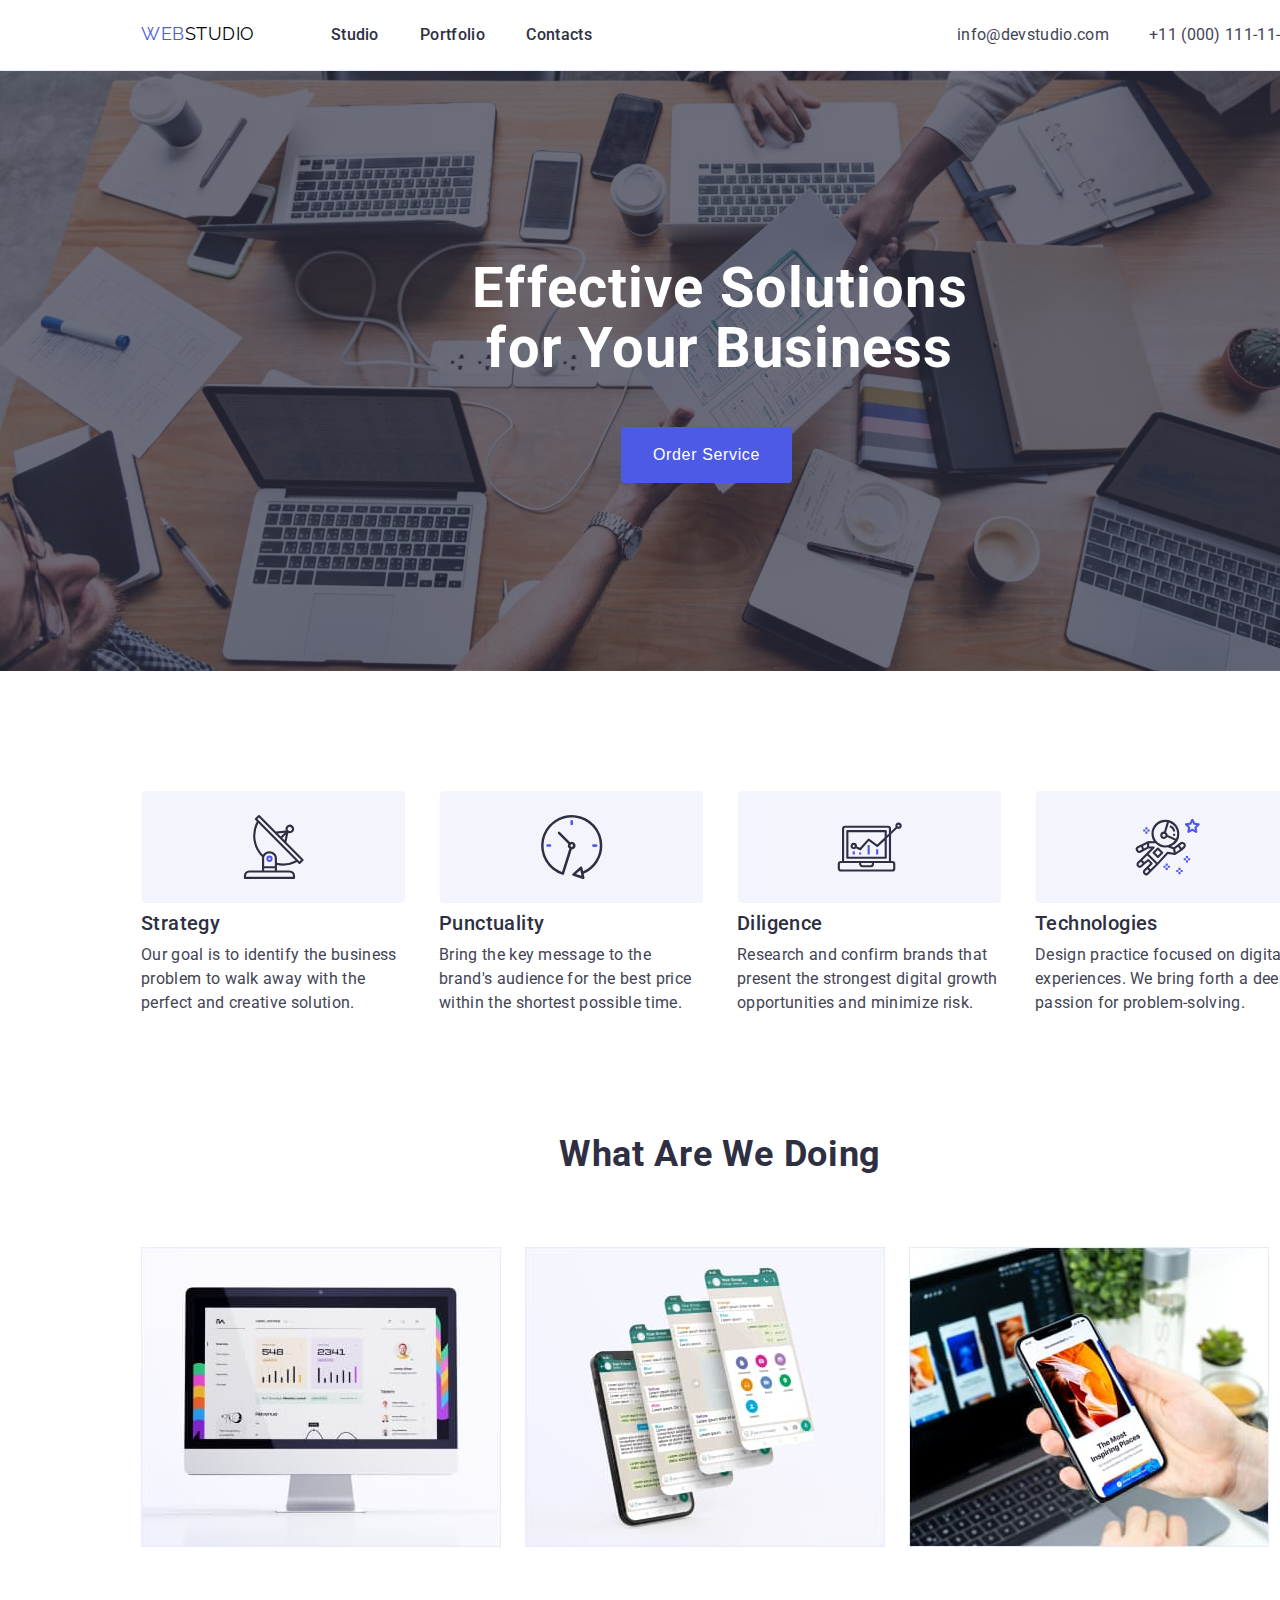
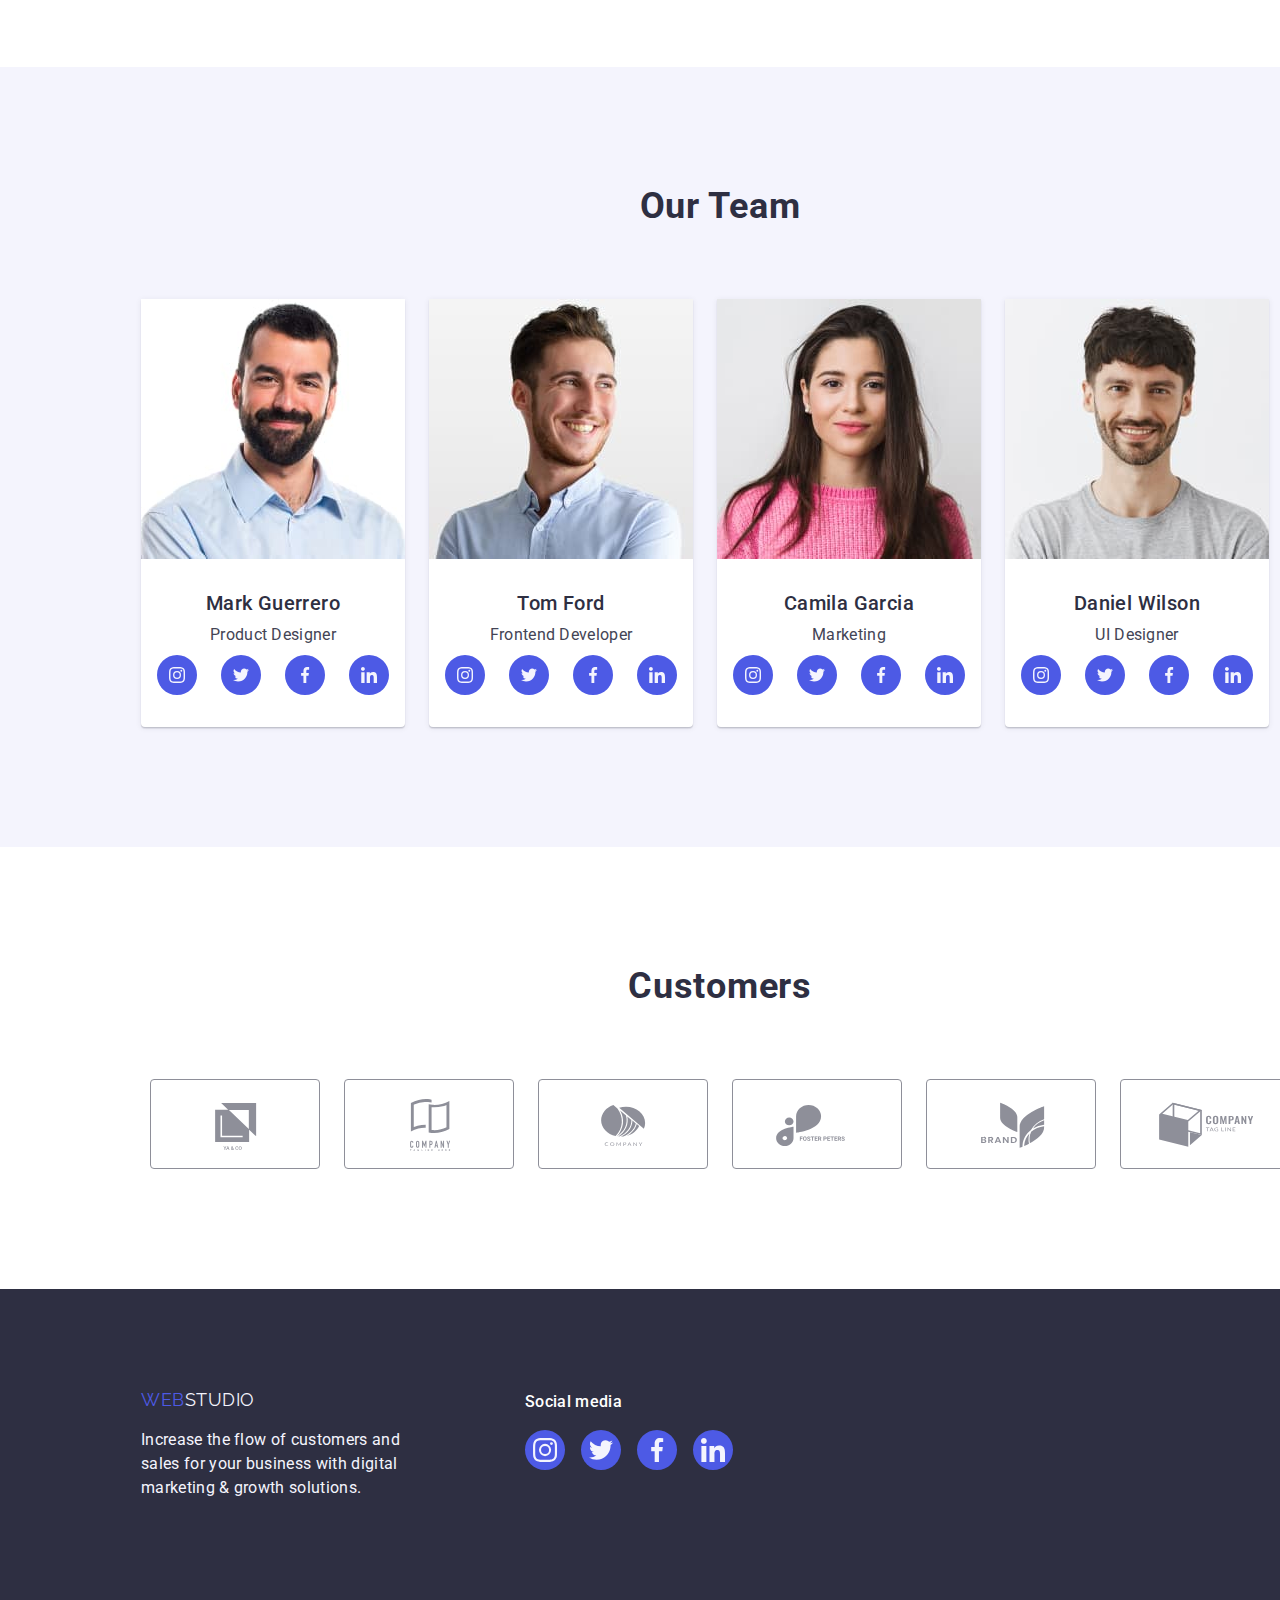
<file: index.html>
<!DOCTYPE html>
<html lang="en">
  <head>
    <meta charset="UTF-8" />
    <meta http-equiv="X-UA-Compatible" content="IE=edge" />
    <meta name="viewport" content="width=device-width, initial-scale=1.0" />
    <title>Studio</title>
    <link
      rel="stylesheet"
      href="https://cdnjs.cloudflare.com/ajax/libs/modern-normalize/2.0.0/modern-normalize.min.css"
      integrity="sha512-4xo8blKMVCiXpTaLzQSLSw3KFOVPWhm/TRtuPVc4WG6kUgjH6J03IBuG7JZPkcWMxJ5huwaBpOpnwYElP/m6wg=="
      crossorigin="anonymous"
      referrerpolicy="no-referrer"
    />
    <link rel="preconnect" href="https://fonts.googleapis.com" />
    <link rel="preconnect" href="https://fonts.gstatic.com" crossorigin />
    <link
      href="https://fonts.googleapis.com/css2?family=Raleway:wght@800&family=Roboto:wght@400;500;700;900&display=swap"
      rel="stylesheet"
    />
    <link href="css/styles.css" rel="stylesheet" />
  </head>
  <body>
    <header>
      <div class="container">
        <div class="entire-header">
          <div class="header-left">
            <a href="#0" class="logo"
              ><span class="logo-blue">Web</span>Studio</a
            >
            <nav class="main-navigation">
              <a href="index.html">Studio</a>
              <a href="portfolio.html">Portfolio</a>
              <a href="#0">Contacts</a>
            </nav>
          </div>
          <div class="header-right">
            <a href="mailto:info@devstudio.com" class="contact-information"
              >info@devstudio.com</a
            >
            <a href="tel:+110001111111" class="contact-information"
              >+11 (000) 111-11-11</a
            >
          </div>
        </div>
      </div>
    </header>
    <main>
      <div class="container-slogan">
        <div class="container">
          <h1 class="slogan">Effective Solutions for Your Business</h1>
          <button type="button" class="order-button">Order Service</button>
        </div>
      </div>
      <section>
        <div class="container features section">
          <div class="feature">
            <svg width="264" height="112">
              <use href="./images/icons.svg#icon-icon-1"></use>
            </svg>
            <strong class="feature-title"> Strategy </strong>
            <p class="feature-description">
              Our goal is to identify the business problem to walk away with the
              perfect and creative solution.
            </p>
          </div>
          <div class="feature">
            <svg width="264" height="112">
              <use href="./images/icons.svg#icon-icon-2"></use>
            </svg>
            <strong class="feature-title"> Punctuality </strong>
            <p class="feature-description">
              Bring the key message to the brand's audience for the best price
              within the shortest possible time.
            </p>
          </div>
          <div class="feature">
            <svg width="264" height="112">
              <use href="./images/icons.svg#icon-icon-3"></use>
            </svg>
            <strong class="feature-title"> Diligence </strong>
            <p class="feature-description">
              Research and confirm brands that present the strongest digital
              growth opportunities and minimize risk.
            </p>
          </div>
          <div class="feature">
            <svg width="264" height="112">
              <use href="./images/icons.svg#icon-icon-4"></use>
            </svg>
            <strong class="feature-title"> Technologies </strong>
            <p class="feature-description">
              Design practice focused on digital experiences. We bring forth a
              deep passion for problem-solving.
            </p>
          </div>
        </div>
      </section>
      <div class="activities container">
        <h2 class="section-title">What are we doing</h2>
        <img
          src="images/img-1.jpg"
          alt="computer with data graphs"
          width="360"
          height="300"
        />
        <img
          src="images/img-2.jpg"
          alt="whatsapp mobile layout"
          width="360"
          height="300"
        />
        <img
          src="images/img-3.jpg"
          alt="person designing mobile website"
          width="360"
          height="300"
        />
      </div>
      <section class="team-members">
        <div class="container">
          <h2 class="section-title">Our Team</h2>
          <div class="team-member">
            <img
              src="images/img-4.jpg"
              alt="Mark Guerrero, Product Designer"
              width="264"
              height="260"
            />
            <p class="team-member-name">Mark Guerrero</p>
            <p class="position-name">Product Designer</p>
            <ul class="team-member-socials">
              <li>
                <a href="#0">
                  <svg width="40" height="40">
                    <use href="./images/icons.svg#icon-icon-instagram"></use>
                  </svg>
                </a>
              </li>
              <li>
                <a href="#0">
                  <svg width="40" height="40">
                    <use href="./images/icons.svg#icon-icon-twitter"></use>
                  </svg>
                </a>
              </li>
              <li>
                <a href="#0">
                  <svg width="40" height="40">
                    <use href="./images/icons.svg#icon-icon-facebook"></use>
                  </svg>
                </a>
              </li>
              <li>
                <a href="#0">
                  <svg width="40" height="40">
                    <use href="./images/icons.svg#icon-icon-linkedin"></use>
                  </svg>
                </a>
              </li>
            </ul>
          </div>
          <div class="team-member">
            <img
              src="images/img-5.jpg"
              alt="Tom Ford, Frontend Developer"
              width="264"
              height="260"
            />
            <p class="team-member-name">Tom Ford</p>
            <p class="position-name">Frontend Developer</p>
            <ul class="team-member-socials">
              <li>
                <a href="#0">
                  <svg width="40" height="40">
                    <use href="./images/icons.svg#icon-icon-instagram"></use>
                  </svg>
                </a>
              </li>
              <li>
                <a href="#0">
                  <svg width="40" height="40">
                    <use href="./images/icons.svg#icon-icon-twitter"></use>
                  </svg>
                </a>
              </li>
              <li>
                <a href="#0">
                  <svg width="40" height="40">
                    <use href="./images/icons.svg#icon-icon-facebook"></use>
                  </svg>
                </a>
              </li>
              <li>
                <a href="#0">
                  <svg width="40" height="40">
                    <use href="./images/icons.svg#icon-icon-linkedin"></use>
                  </svg>
                </a>
              </li>
            </ul>
          </div>
          <div class="team-member">
            <img
              src="images/img-6.jpg"
              alt="Camila Garcia, Marketing"
              width="264"
              height="260"
            />
            <p class="team-member-name">Camila Garcia</p>
            <p class="position-name">Marketing</p>
            <ul class="team-member-socials">
              <li>
                <a href="#0">
                  <svg width="40" height="40">
                    <use href="./images/icons.svg#icon-icon-instagram"></use>
                  </svg>
                </a>
              </li>
              <li>
                <a href="#0">
                  <svg width="40" height="40">
                    <use href="./images/icons.svg#icon-icon-twitter"></use>
                  </svg>
                </a>
              </li>
              <li>
                <a href="#0">
                  <svg width="40" height="40">
                    <use href="./images/icons.svg#icon-icon-facebook"></use>
                  </svg>
                </a>
              </li>
              <li>
                <a href="#0">
                  <svg width="40" height="40">
                    <use href="./images/icons.svg#icon-icon-linkedin"></use>
                  </svg>
                </a>
              </li>
            </ul>
          </div>
          <div class="team-member">
            <img
              src="images/img-7.jpg"
              alt="Daniel Wilson, UI Designer"
              width="264"
              height="260"
            />
            <p class="team-member-name">Daniel Wilson</p>
            <p class="position-name">UI Designer</p>
            <ul class="team-member-socials">
              <li>
                <a href="#0">
                  <svg width="40" height="40">
                    <use href="./images/icons.svg#icon-icon-instagram"></use>
                  </svg>
                </a>
              </li>
              <li>
                <a href="#0">
                  <svg width="40" height="40">
                    <use href="./images/icons.svg#icon-icon-twitter"></use>
                  </svg>
                </a>
              </li>
              <li>
                <a href="#0">
                  <svg width="40" height="40">
                    <use href="./images/icons.svg#icon-icon-facebook"></use>
                  </svg>
                </a>
              </li>
              <li>
                <a href="#0">
                  <svg width="40" height="40">
                    <use href="./images/icons.svg#icon-icon-linkedin"></use>
                  </svg>
                </a>
              </li>
            </ul>
          </div>
        </div>
      </section>
      <section>
        <div class="section container">
          <h2 class="section-title">Customers</h2>
          <ul class="customers-logos">
            <li>
              <a href="#0">
                <svg width="168" height="88">
                  <use href="./images/icons.svg#icon-icon-client-1"></use>
                </svg>
              </a>
            </li>
            <li>
              <a href="#0">
                <svg width="168" height="88">
                  <use href="./images/icons.svg#icon-icon-client-2"></use>
                </svg>
              </a>
            </li>
            <li>
              <a href="#0">
                <svg width="168" height="88">
                  <use href="./images/icons.svg#icon-icon-client-3"></use>
                </svg>
              </a>
            </li>
            <li>
              <a href="#0">
                <svg width="168" height="88">
                  <use href="./images/icons.svg#icon-icon-client-4"></use>
                </svg>
              </a>
            </li>
            <li>
              <a href="#0">
                <svg width="168" height="88">
                  <use href="./images/icons.svg#icon-icon-client-5"></use>
                </svg>
              </a>
            </li>
            <li>
              <a href="#0">
                <svg width="168" height="88">
                  <use href="./images/icons.svg#icon-icon-client-6"></use>
                </svg>
              </a>
            </li>
          </ul>
        </div>
      </section>
    </main>

    <footer>
      <div class="container">
        <div class="entire-footer">
          <div class="footer-left">
            <a href="#0" class="logo-footer"
              ><span class="logo-blue">Web</span>Studio</a
            >
            <p class="footer-slogan">
              Increase the flow of customers and sales for your business with
              digital marketing & growth solutions.
            </p>
          </div>
          <div class="footer-right">
            <p class="footer-right-title">Social media</p>
            <ul class="footer-socials">
              <li>
                <a href="#0">
                  <svg width="40" height="40">
                    <use
                      href="./images/icons.svg#icon-icon-instagram-big"
                    ></use>
                  </svg>
                </a>
              </li>
              <li>
                <a href="#0">
                  <svg width="40" height="40">
                    <use href="./images/icons.svg#icon-icon-twitter-big"></use>
                  </svg>
                </a>
              </li>
              <li>
                <a href="#0">
                  <svg width="40" height="40">
                    <use href="./images/icons.svg#icon-icon-facebook-big"></use>
                  </svg>
                </a>
              </li>
              <li>
                <a href="#0">
                  <svg width="40" height="40">
                    <use href="./images/icons.svg#icon-icon-linkedin-big"></use>
                  </svg>
                </a>
              </li>
            </ul>
          </div>
        </div>
      </div>
    </footer>
  </body>
</html>
</file>
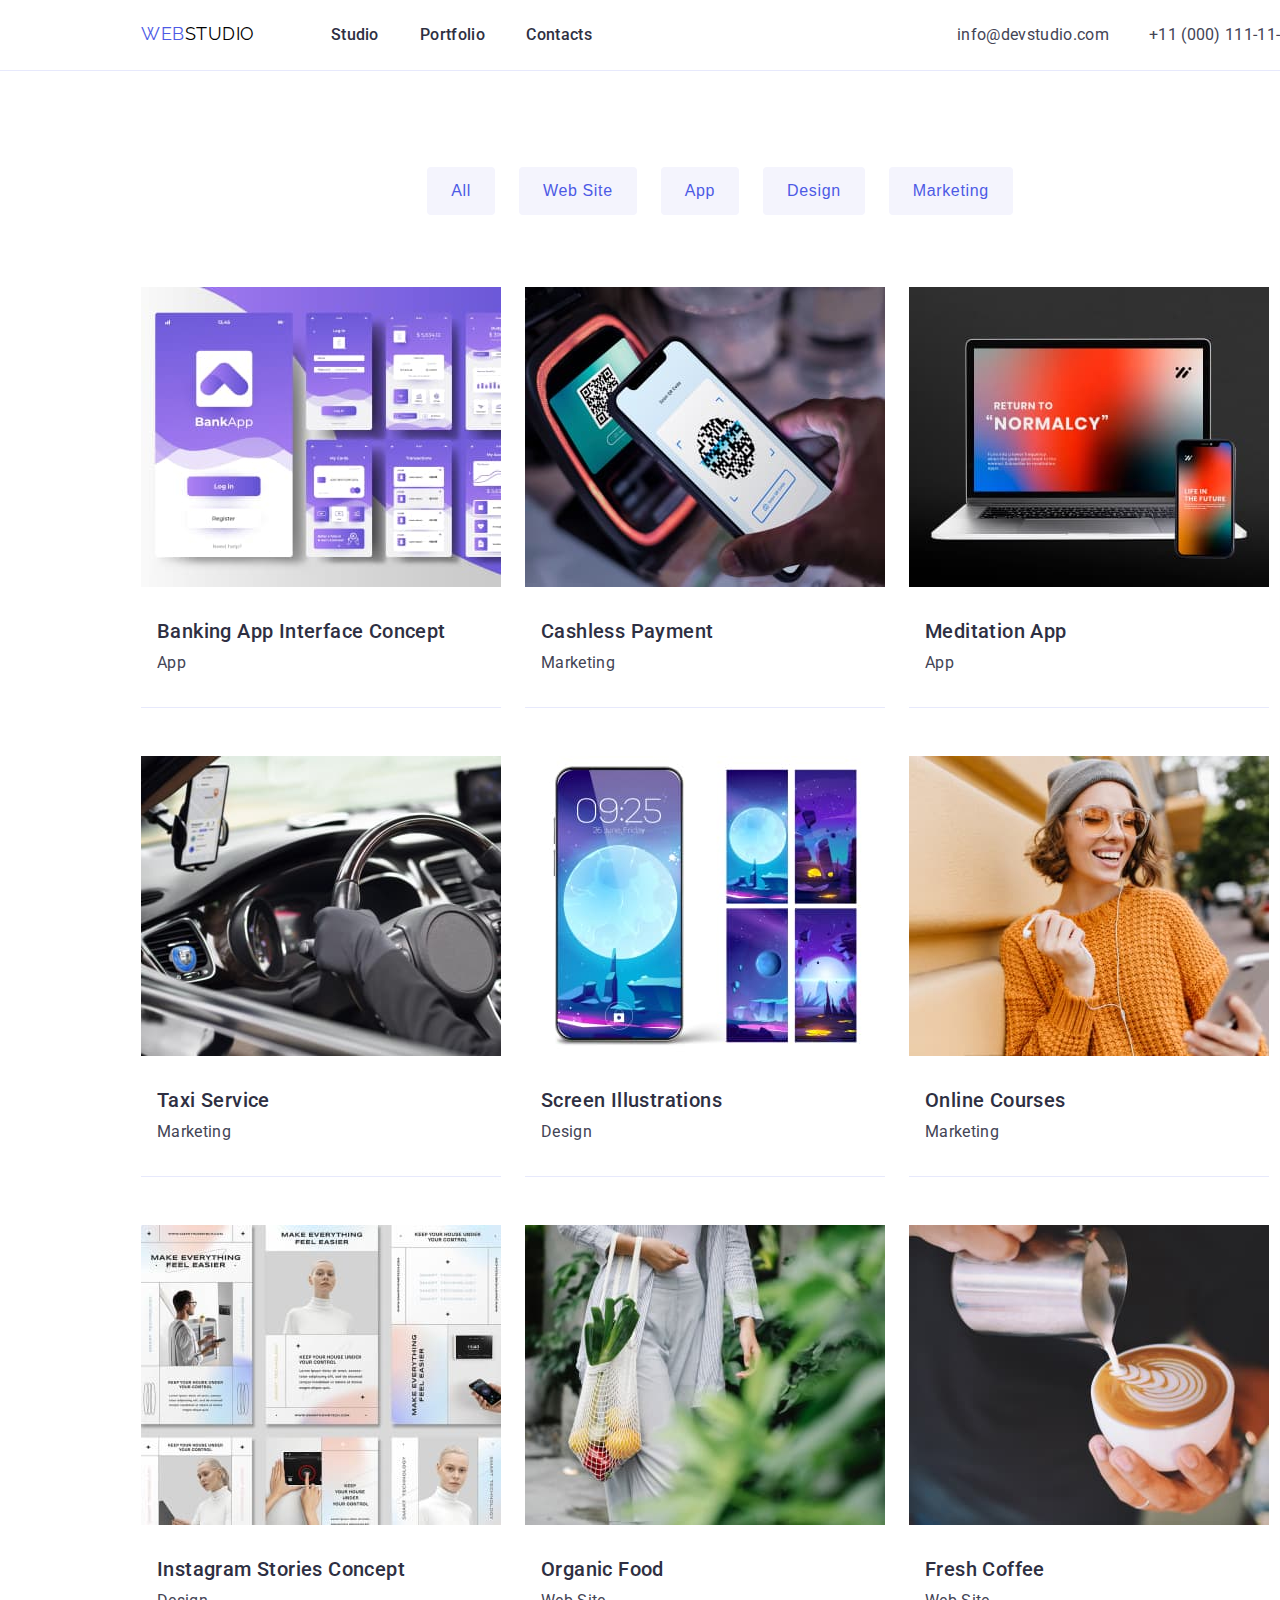
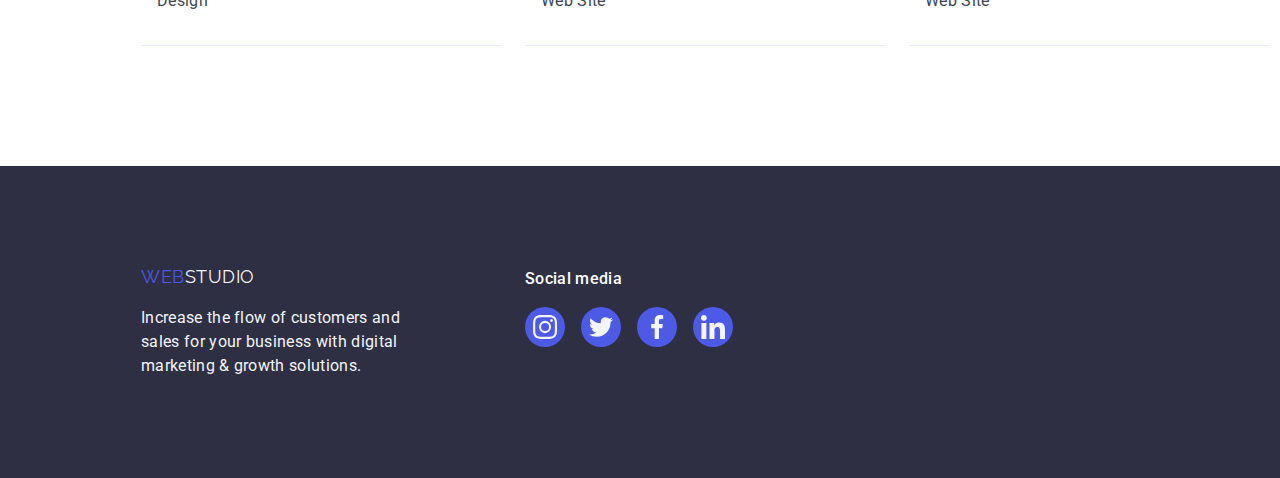
<file: portfolio.html>
<!DOCTYPE html>
<html lang="pl">
  <head>
    <meta charset="UTF-8" />
    <meta http-equiv="X-UA-Compatible" content="IE=edge" />
    <meta name="viewport" content="width=device-width, initial-scale=1.0" />
    <title>Portfolio</title>
    <link
      rel="stylesheet"
      href="https://cdnjs.cloudflare.com/ajax/libs/modern-normalize/2.0.0/modern-normalize.min.css"
      integrity="sha512-4xo8blKMVCiXpTaLzQSLSw3KFOVPWhm/TRtuPVc4WG6kUgjH6J03IBuG7JZPkcWMxJ5huwaBpOpnwYElP/m6wg=="
      crossorigin="anonymous"
      referrerpolicy="no-referrer"
    />
    <link rel="preconnect" href="https://fonts.googleapis.com" />
    <link rel="preconnect" href="https://fonts.gstatic.com" crossorigin />
    <link
      href="https://fonts.googleapis.com/css2?family=Raleway:wght@800&family=Roboto:wght@400;500;700;900&display=swap"
      rel="stylesheet"
    />
    <link href="css/styles.css" rel="stylesheet" />
  </head>
  <body>
    <header>
      <div class="container">
        <div class="entire-header">
          <div class="header-left">
            <a href="#0" class="logo"
              ><span class="logo-blue">Web</span>Studio</a
            >
            <nav class="main-navigation">
              <a href="index.html">Studio</a>
              <a href="portfolio.html">Portfolio</a>
              <a href="#0">Contacts</a>
            </nav>
          </div>
          <div class="header-right">
            <a href="mailto:info@devstudio.com" class="contact-information"
              >info@devstudio.com</a
            >
            <a href="tel:+110001111111" class="contact-information"
              >+11 (000) 111-11-11</a
            >
          </div>
        </div>
      </div>
    </header>
    <main>
      <div class="section-portfolio">
        <div class="container">
          <div class="filters">
            <button type="button" class="filter-button">All</button>
            <button type="button" class="filter-button">Web Site</button>
            <button type="button" class="filter-button">App</button>
            <button type="button" class="filter-button">Design</button>
            <button type="button" class="filter-button">Marketing</button>
          </div>
          <section class="projects">
            <figure>
              <img
                src="images/portfolio-img1.jpg"
                alt="mobile banking app"
                width="360"
                height="300"
              />
              <figcaption class="project-title">
                Banking App Interface Concept
                <p class="project-category">App</p>
              </figcaption>
            </figure>
            <figure>
              <img
                src="images/portfolio-img2.jpg"
                alt="person paying with their phone"
                width="360"
                height="300"
              />
              <figcaption class="project-title">
                Cashless Payment
                <p class="project-category">Marketing</p>
              </figcaption>
            </figure>
            <figure>
              <img
                src="images/portfolio-img3.jpg"
                alt="meditation app open on laptop and phone"
                width="360"
                height="300"
              />
              <figcaption class="project-title">
                Meditation App
                <p class="project-category">App</p>
              </figcaption>
            </figure>
            <figure>
              <img
                src="images/portfolio-img4.jpg"
                alt="taxi driver with mobile app"
                width="360"
                height="300"
              />
              <figcaption class="project-title">
                Taxi Service
                <p class="project-category">Marketing</p>
              </figcaption>
            </figure>
            <figure>
              <img
                src="images/portfolio-img5.jpg"
                alt="cosmic wallpaper designs"
                width="360"
                height="300"
              />
              <figcaption class="project-title">
                Screen Illustrations
                <p class="project-category">Design</p>
              </figcaption>
            </figure>
            <figure>
              <img
                src="images/portfolio-img6.jpg"
                alt="woman learning on her phone"
                width="360"
                height="300"
              />
              <figcaption class="project-title">
                Online Courses
                <p class="project-category">Marketing</p>
              </figcaption>
            </figure>
            <figure>
              <img
                src="images/portfolio-img7.jpg"
                alt="exemplary designs for instaram stories"
                width="360"
                height="300"
              />
              <figcaption class="project-title">
                Instagram Stories Concept
                <p class="project-category">Design</p>
              </figcaption>
            </figure>
            <figure>
              <img
                src="images/portfolio-img8.jpg"
                alt="person carrying groceries"
                width="360"
                height="300"
              />
              <figcaption class="project-title">
                Organic Food
                <p class="project-category">Web Site</p>
              </figcaption>
            </figure>
            <figure>
              <img
                src="images/portfolio-img9.jpg"
                alt="person pouring coffee"
                width="360"
                height="300"
              />
              <figcaption class="project-title">
                Fresh Coffee
                <p class="project-category">Web Site</p>
              </figcaption>
            </figure>
          </section>
        </div>
      </div>
    </main>
    <footer>
      <div class="container">
        <div class="entire-footer">
          <div class="footer-left">
            <a href="#0" class="logo-footer"
              ><span class="logo-blue">Web</span>Studio</a
            >
            <p class="footer-slogan">
              Increase the flow of customers and sales for your business with
              digital marketing & growth solutions.
            </p>
          </div>
          <div class="footer-right">
            <p class="footer-right-title">Social media</p>
            <ul class="footer-socials">
              <li>
                <a href="#0">
                  <svg width="40" height="40">
                    <use
                      href="./images/icons.svg#icon-icon-instagram-big"
                    ></use>
                  </svg>
                </a>
              </li>
              <li>
                <a href="#0">
                  <svg width="40" height="40">
                    <use href="./images/icons.svg#icon-icon-twitter-big"></use>
                  </svg>
                </a>
              </li>
              <li>
                <a href="#0">
                  <svg width="40" height="40">
                    <use href="./images/icons.svg#icon-icon-facebook-big"></use>
                  </svg>
                </a>
              </li>
              <li>
                <a href="#0">
                  <svg width="40" height="40">
                    <use href="./images/icons.svg#icon-icon-linkedin-big"></use>
                  </svg>
                </a>
              </li>
            </ul>
          </div>
        </div>
      </div>
    </footer>
  </body>
</html>
</file>
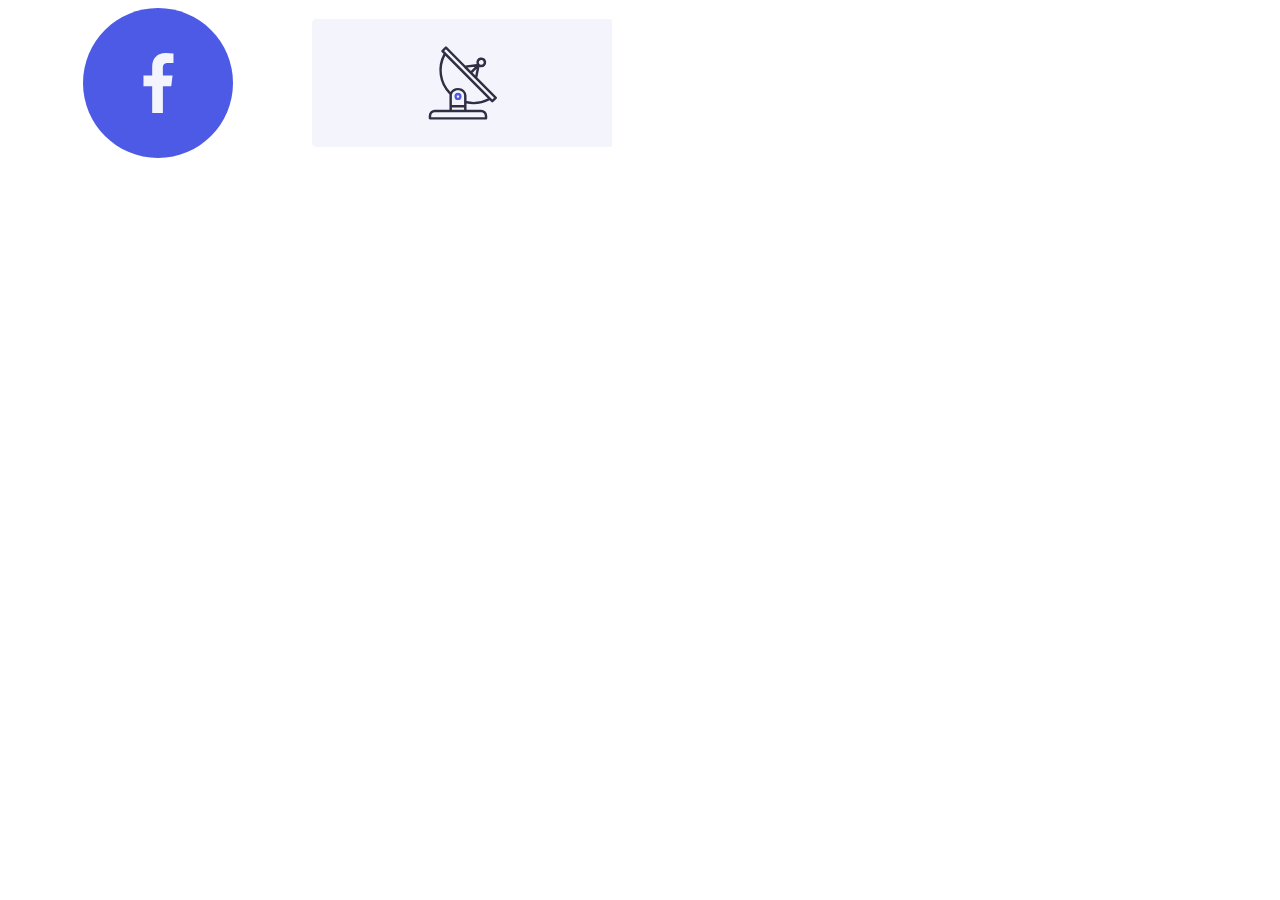
<file: testing-ground.html>
<!DOCTYPE html>
<html lang="en">
  <head>
    <meta charset="UTF-8" />
    <meta name="viewport" content="width=device-width, initial-scale=1.0" />
    <title>Document</title>
    <style>
      .fb-1:hover {
        --color3: purple;
        stroke: yellow;
      }
    </style>
  </head>

  <body>
    <svg class="fb">
      <use class="fb-1" href="/images/icons.svg#icon-icon-facebook"></use>
    </svg>
    <svg>
      <use href="/images/icons.svg#icon-icon-1"></use>
    </svg>
  </body>
</html>
</file>
<file: css/styles.css>
:root {
  --iris: #4d5ae5;
  --ocean: #404bbf;
  --grey: #2e2f42;
  --slate: #434455;
  --white: #ffffff;
  --cloud: #f4f4fd;
  --white-faded: rgba(255, 255, 255, 0.6);
  --cornflower: #e7e9fc;
  --green: #31d0aa;
}
header {
  border-bottom: 1px solid var(--cornflower);
}
body {
  font-family: "Roboto", sans-serif;
  color: var(--grey);
  width: 1440px;
  margin: auto;
}
.container {
  width: 1158px;
  margin: 0 auto;
  padding-inline: 15px;
}
.section {
  padding-block: 120px;
}
.entire-header {
  display: flex;
  justify-content: space-between;
}
.header-left {
  display: flex;
  align-items: center;
  gap: 76px;
}
.header-right {
  display: flex;
  align-items: center;
  gap: 40px;
}
.logo {
  font-family: "Raleway", sans-serif;
  color: black;
  text-decoration: none;
  font-size: 18px;
  line-height: 116.667%;
  display: inline-block;
  margin-top: 24px;
  margin-bottom: 25px;
  letter-spacing: 0.03em;
  text-transform: uppercase;
}
.logo-blue {
  color: var(--iris);
}
.main-navigation {
  font-weight: 500;
  display: inline-flex;
  width: 261px;
  justify-content: space-between;
  letter-spacing: 0.02em;
  line-height: 150%;
}
.main-navigation a {
  text-decoration: none;
  color: var(--grey);
}

.main-navigation a:visited {
  color: var(--grey);
}

.main-navigation a:hover,
.main-navigation a:focus {
  color: var(--iris);
}
.contact-information {
  font-weight: 400;
  text-decoration: none;
  color: var(--slate);
  letter-spacing: 0.02em;
  line-height: 150%;
}
.contact-information:last-child {
  margin-right: 0px;
}

.contact-information:hover,
.contact-information:focus {
  color: var(--iris);
}
.container-slogan {
  background-color: lightgray;
  background-image: linear-gradient(
      0,
      rgba(46, 47, 66, 0.7),
      rgba(46, 47, 66, 0.7)
    ),
    url(../images/background-img-1.jpg);
  background-repeat: no-repeat;
  background-position: center;
  padding-block: 188px;
}
.slogan {
  color: var(--white);
  font-weight: 700;
  font-size: 56px;
  line-height: 107.143%;
  padding-inline: 316px;
  margin-top: 0px;
  margin-bottom: 48px;
  text-align: center;
  letter-spacing: 0.02em;
}
.order-button {
  background: var(--iris);
  color: var(--white);
  font-weight: 500;
  font-size: 16px;
  line-height: 150%;
  cursor: pointer;
  border-width: 0px;
  border-radius: 4px;
  padding: 16px 32px;
  margin-left: 480px;
  letter-spacing: 0.04em;
}

.order-button:hover {
  color: var(--iris);
  background-color: var(--cloud);
}

.features {
  display: flex;
  justify-content: space-between;
}

.feature {
  display: flex;
  flex-direction: column;
  gap: 8px;
}

.feature-title {
  font-size: 20px;
  letter-spacing: 0.02em;
  line-height: 120%;
  font-weight: 500;
}
.feature-description {
  line-height: 150%;
  color: var(--slate);
  letter-spacing: 0.02em;
  width: 264px;
  margin-block: 0px;
}

.section-title {
  font-size: 36px;
  text-align: center;
  line-height: 111.111%;
  margin-top: 0px;
  margin-bottom: 72px;
  letter-spacing: 0.02em;
  text-transform: capitalize;
}
.activities {
  padding-bottom: 120px;
  font-size: 0px;
}
.activities img {
  display: inline-block;
  margin-right: 24px;
}
.activities img:last-of-type {
  margin-right: 0px;
}

.team-members {
  background-color: var(--cloud);
  padding-block: 120px;
  font-size: 0px;
}
.team-member {
  display: inline-block;
  background-color: var(--white);
  margin-right: 24px;
  box-shadow: 0px 2px 1px 0px rgba(46, 47, 66, 0.08),
    0px 1px 1px 0px rgba(46, 47, 66, 0.16),
    0px 1px 6px 0px rgba(46, 47, 66, 0.08);
  border-radius: 0px 0px 4px 4px;
}
.team-member:last-of-type {
  margin-right: 0px;
}
.team-member-name {
  font-weight: 500;
  font-size: 20px;
  line-height: 120%;
  letter-spacing: 0.02em;
  margin-top: 32px;
  margin-bottom: 8px;
  text-align: center;
}
.position-name {
  font-size: 16px;
  line-height: 150%;
  letter-spacing: 0.02em;
  color: var(--slate);
  margin-block: 8px;
  text-align: center;
}

.team-member-socials {
  display: flex;
  gap: 24px;
  padding-inline: 16px;
  padding-bottom: 32px;
}

.customers-logos {
  display: flex;
  justify-content: center;
  gap: 24px;
  list-style-type: none;
  padding-inline: 0px;
  margin-block: 0px;
}

footer {
  background-color: var(--grey);
  padding-bottom: 100px;
  padding-top: 101.5px;
}
.entire-footer {
  display: flex;
}
.footer-left {
  width: 264px;
  display: inline-block;
  margin-left: 0px;
  margin-right: 120px;
}
.footer-right {
  width: 208px;
  display: inline-block;
}

.logo-footer {
  font-family: "Raleway", sans-serif;
  color: var(--cloud);
  text-decoration: none;
  font-size: 18px;
  line-height: 116.667%;
  display: inline-block;
  margin-bottom: 17.5px;
  letter-spacing: 0.03em;
  text-transform: uppercase;
}

.footer-slogan {
  color: var(--cloud);
  line-height: 150%;
  margin-block: 0px;
  letter-spacing: 0.02em;
}
.footer-right-title {
  color: var(--white);
  line-height: 150%;
  margin-top: 0px;
  margin-bottom: 16px;
  letter-spacing: 0.02em;
  font-weight: 500;
}
.footer-socials {
  display: flex;
  gap: 16px;
  padding-inline: 0px;
  margin-block: 0px;
}

.section-portfolio {
  padding-bottom: 120px;
  padding-top: 96px;
}

.filters {
  display: flex;
  justify-content: center;
  gap: 24px;
  margin-bottom: 72px;
}
.filter-button {
  color: var(--iris);
  font-weight: 500;
  font-size: 16px;
  line-height: 150%;
  background: var(--cloud);
  cursor: pointer;
  border-width: 0px;
  border-radius: 4px;
  padding: 12px 24px;
  letter-spacing: 0.04em;
}
.filter-button:hover,
.filter-button:focus {
  background: var(--ocean);
  color: var(--white);
  box-shadow: 0px 2px 2px 0px rgba(0, 0, 0, 0.12),
    0px 2px 1px 0px rgba(0, 0, 0, 0.08), 0px 3px 1px 0px rgba(0, 0, 0, 0.1);
}
.projects {
  display: flex;
  flex-wrap: wrap;
  gap: 24px;
  row-gap: 48px;
}

.projects figure {
  margin: 0;
  border-bottom: 1px solid var(--cornflower);
}

.projects figure:hover {
  box-shadow: 0px 2px 1px 0px rgba(46, 47, 66, 0.08),
    0px 1px 1px 0px rgba(46, 47, 66, 0.16),
    0px 1px 6px 0px rgba(46, 47, 66, 0.08);
  cursor: pointer;
}

figure img {
  display: block;
}

.project-title {
  font-weight: 500;
  font-size: 20px;
  line-height: 120%;
  padding-left: 16px;
  padding-right: 16px;
  padding-top: 32px;
  padding-bottom: 32px;
  letter-spacing: 0.02em;
}
.project-category {
  color: var(--slate);
  font-weight: 400;
  font-size: 16px;
  line-height: 150%;
  margin-top: 8px;
  margin-bottom: 0px;
  letter-spacing: 0.02em;
}
.footer-socials li {
  font-size: 0px;
}
.footer-socials li:hover,
.footer-socials li:focus {
  --color1: var(--green);
}

.team-member-socials li:hover,
.team-member-socials li:focus {
  --color1: var(--ocean);
}
.customers-logos li {
  font-size: 0px;
}
.customers-logos li:hover,
.customers-logos li:focus {
  --color4: var(--ocean);
}
.customers-logos svg {
  border-radius: 4px;
  border: 1px solid var(--color4, #8e8f99);
}
</file>
